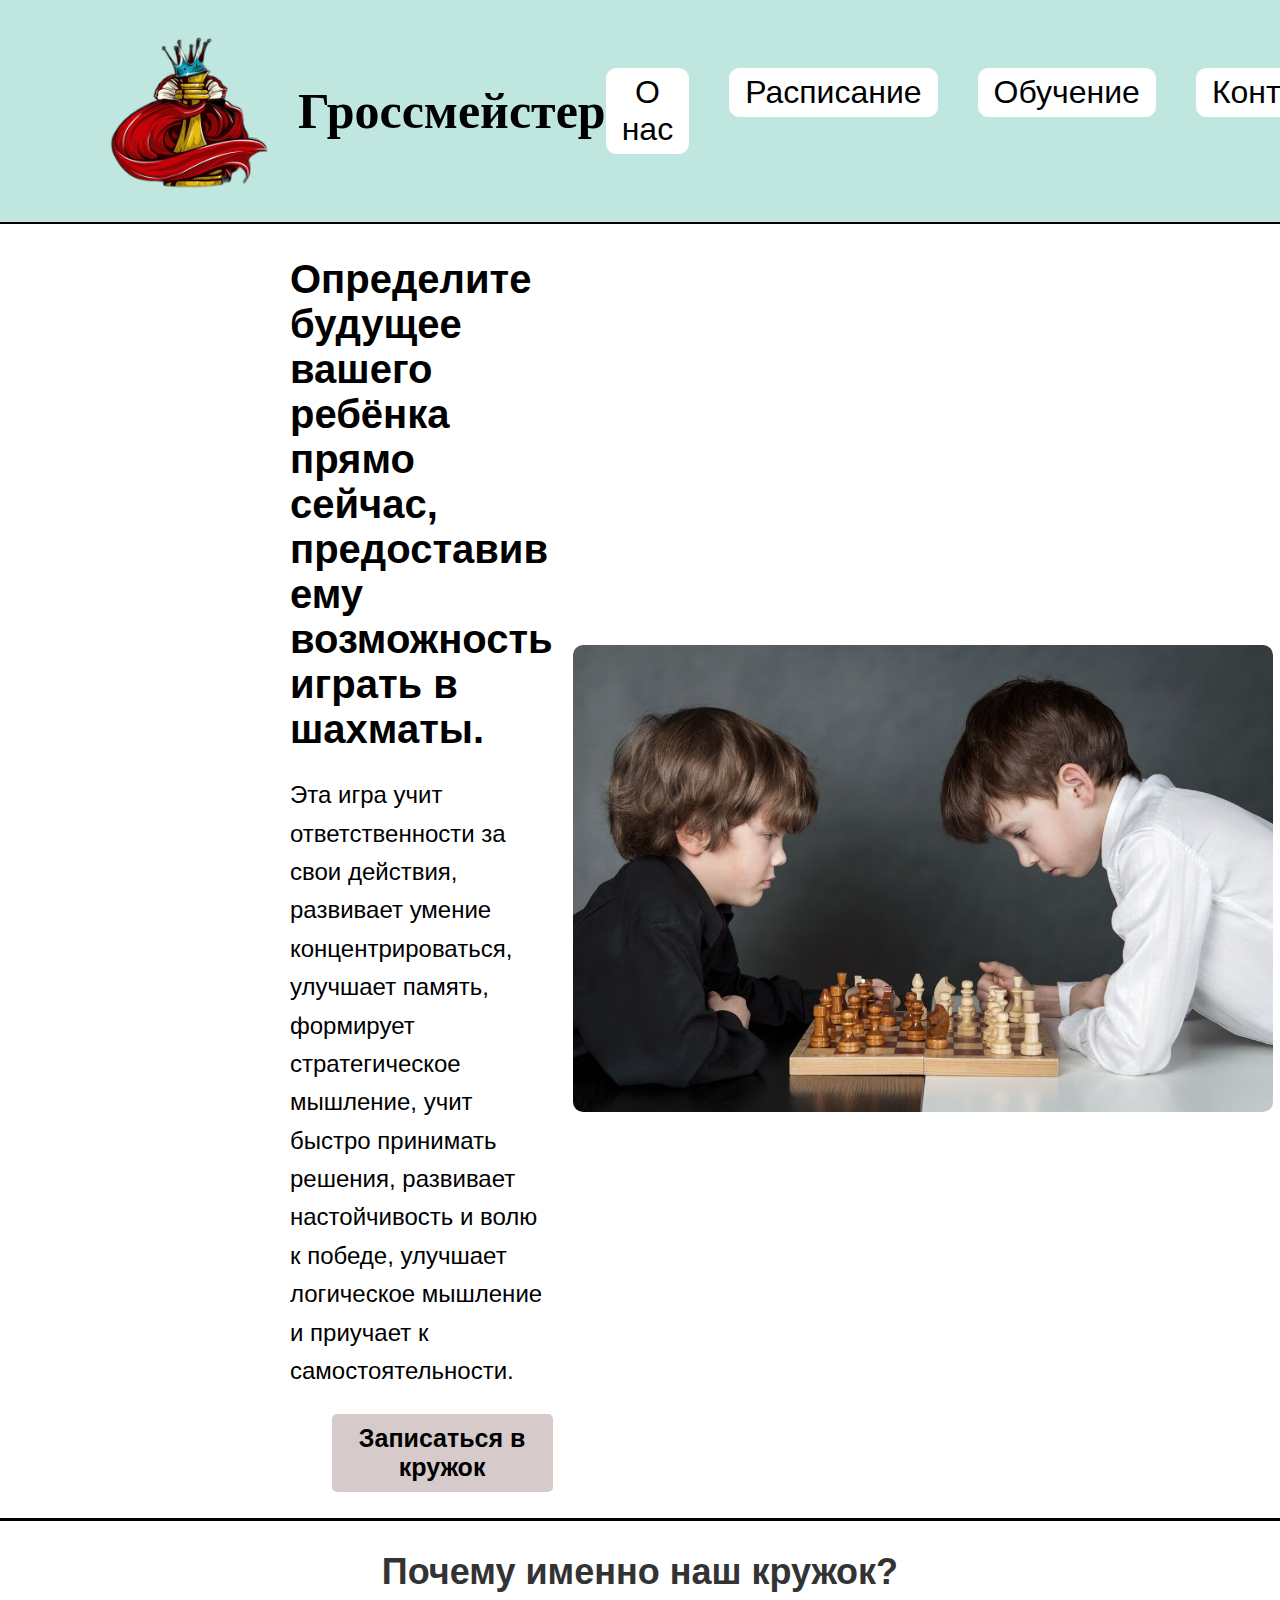
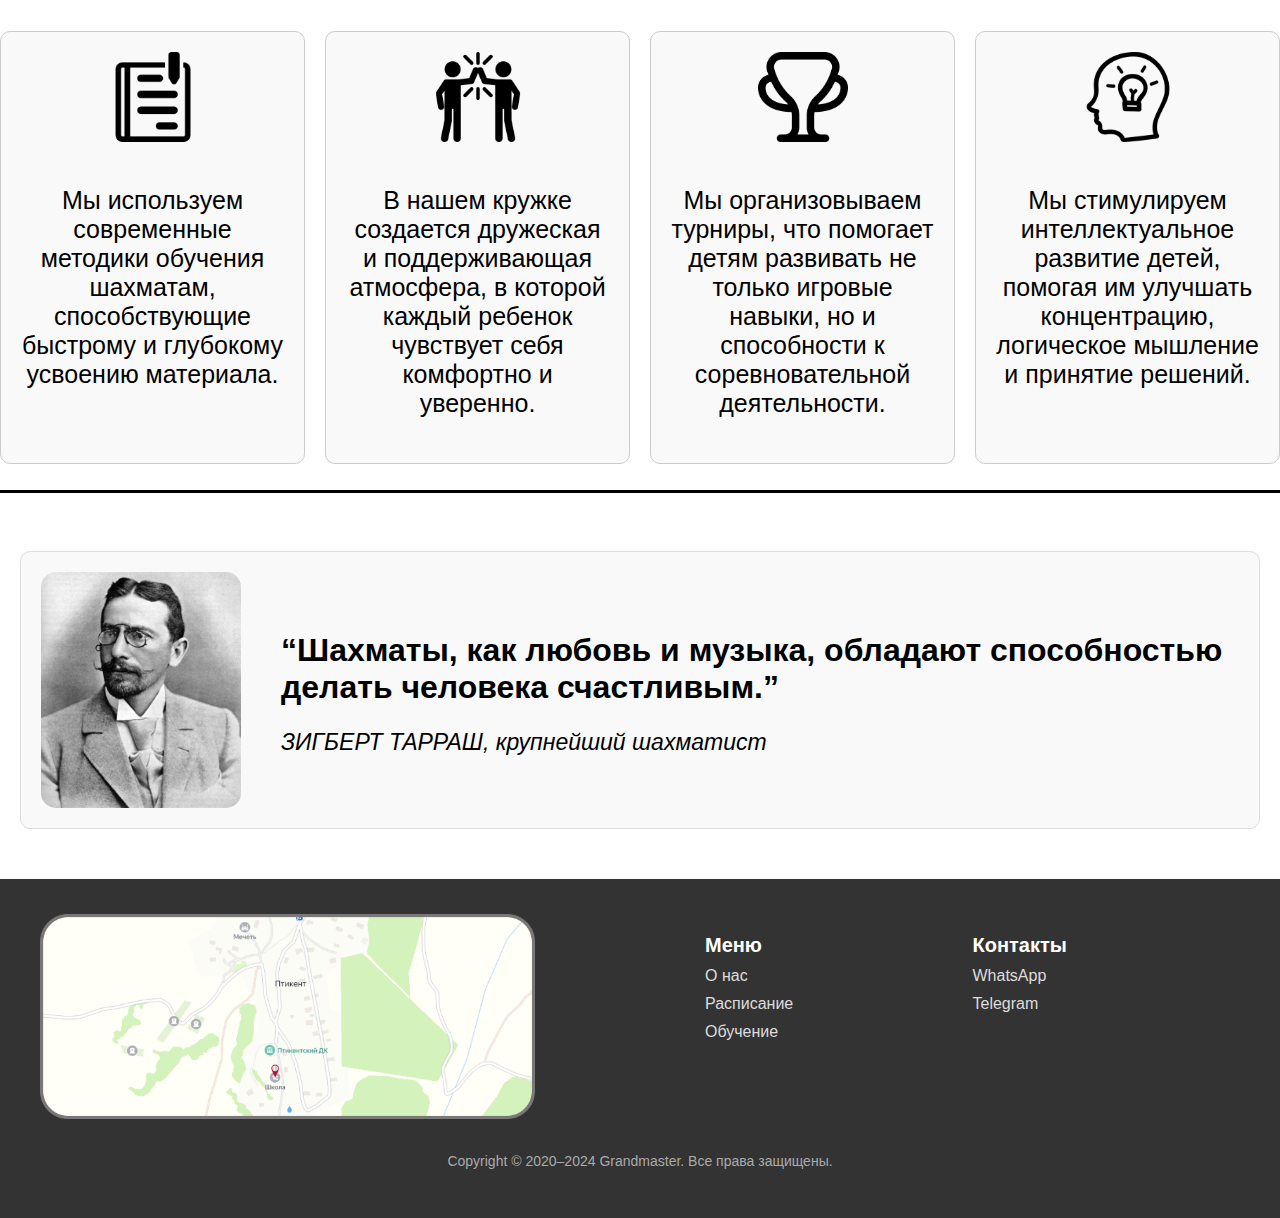
<file: index.html>
<!DOCTYPE html>
<html lang="ru">
<head>
    <meta charset="UTF-8">
    <meta name="viewport" content="width=device-width, initial-scale=1.0">
    <title>Главная</title>
    <link rel="stylesheet" href="style.css">
</head>
<body>
    <header class="header">
        <div class="logo">
            <a href="index.html"><img src="images/Лого.png" alt="Логотип" class="logo-img"></a> 
            <h1 class="title"><a href="index.html">Гроссмейстер</a></h1>
        </div>
        <nav class="nav">
            <a href="about.html"><button class="nav-button">О нас</button></a> 
            <a href="ras.html"><button class="nav-button">Расписание</button></a>
            <a href="education.html"><button class="nav-button">Обучение</button></a>
            <a href="contacts.html"><button class="nav-button">Контакты</button></a>
        </nav>
    </header>
    <section class="content">
        <div class="text-block">
            <h2 class="headline">
                Определите будущее вашего ребёнка прямо сейчас, предоставив ему возможность играть в шахматы.
            </h2>
            <p class="description">
                Эта игра учит ответственности за свои действия, развивает умение концентрироваться, улучшает память, формирует стратегическое мышление, учит быстро принимать решения, развивает настойчивость и волю к победе, улучшает логическое мышление и приучает к самостоятельности.
            </p>
            <a href="https://www.whatsapp.com/?lang=ru_RU"><button class="button">Записаться в кружок</button></a>
        </div>
        <div class="image-block">
            <img src="images/Мальчишки.jpg" alt="Мальчишки играют в шахматы" class="chess-image">
        </div>
    </section><br>
    <hr width="100%" size="3" color="black">
    <section class="features">
        <h2 class="features-title">Почему именно наш кружок?</h2><br>
        <div class="features-grid">
            <div class="feature-item">
                <img src="images/Книжка.png" alt="Иконка методики" class="feature-icon">
                <p>Мы используем современные методики обучения шахматам, способствующие быстрому и глубокому усвоению материала.</p>
            </div>
            <div class="feature-item">
                <img src="images/Други.png" alt="Иконка атмосферы" class="feature-icon">
                <p>В нашем кружке создается дружеская и поддерживающая атмосфера, в которой каждый ребенок чувствует себя комфортно и уверенно.</p>
            </div>
            <div class="feature-item">
                <img src="images/Турниры.png" alt="Иконка кубка" class="feature-icon">
                <p>Мы организовываем турниры, что помогает детям развивать не только игровые навыки, но и способности к соревновательной деятельности.</p>
            </div>
            <div class="feature-item">
                <img src="images/Ум.png" alt="Иконка идей" class="feature-icon">
                <p>Мы стимулируем интеллектуальное развитие детей, помогая им улучшать концентрацию, логическое мышление и принятие решений.</p>
            </div>
        </div>
    </section><br>
    <hr width="100%" size="3" color="black">
    <section class="quote-section">
        <div class="quote-container">
            <img src="images/тараш.jpg" alt="Зигберт Тарраш" class="quote-image">
            <div class="quote-text">
                <p class="quote">
                    “Шахматы, как любовь и музыка, обладают способностью делать человека счастливым.”
                </p>
                <p class="author">
                    ЗИГБЕРТ ТАРРАШ, крупнейший шахматист
                </p>
            </div>
        </div>
    </section>
</body>
<footer class="footer">
    <div class="footer-container">
        <div class="footer-map">
            <img src="images/карта.png" alt="Карта" class="map-image">
        </div>
        <div class="footer-menu">
            <h3 class="footer-title">Меню</h3>
            <ul class="menu-list">
                <a href="about.html"><li>О нас</li></a> 
                <a href="ras.html"><li>Расписание</li></a> 
                <a href="education.html"><li>Обучение</li></a> 
            </ul>
        </div>
        <div class="footer-contacts">
            <h3 class="footer-title">Контакты</h3>
            <ul class="contacts-list">
                <li><a href="https://www.whatsapp.com/?lang=ru_RU">WhatsApp</a></li>
                <li><a href="https://t.me/fedyabooker">Telegram</a></li>
            </ul>
        </div>
    </div>
    <p class="footer-copyright">
        Copyright © 2020–2024 Grandmaster. Все права защищены.
    </p>
</footer>
<script src="script.js"></script>
</html>
</file>
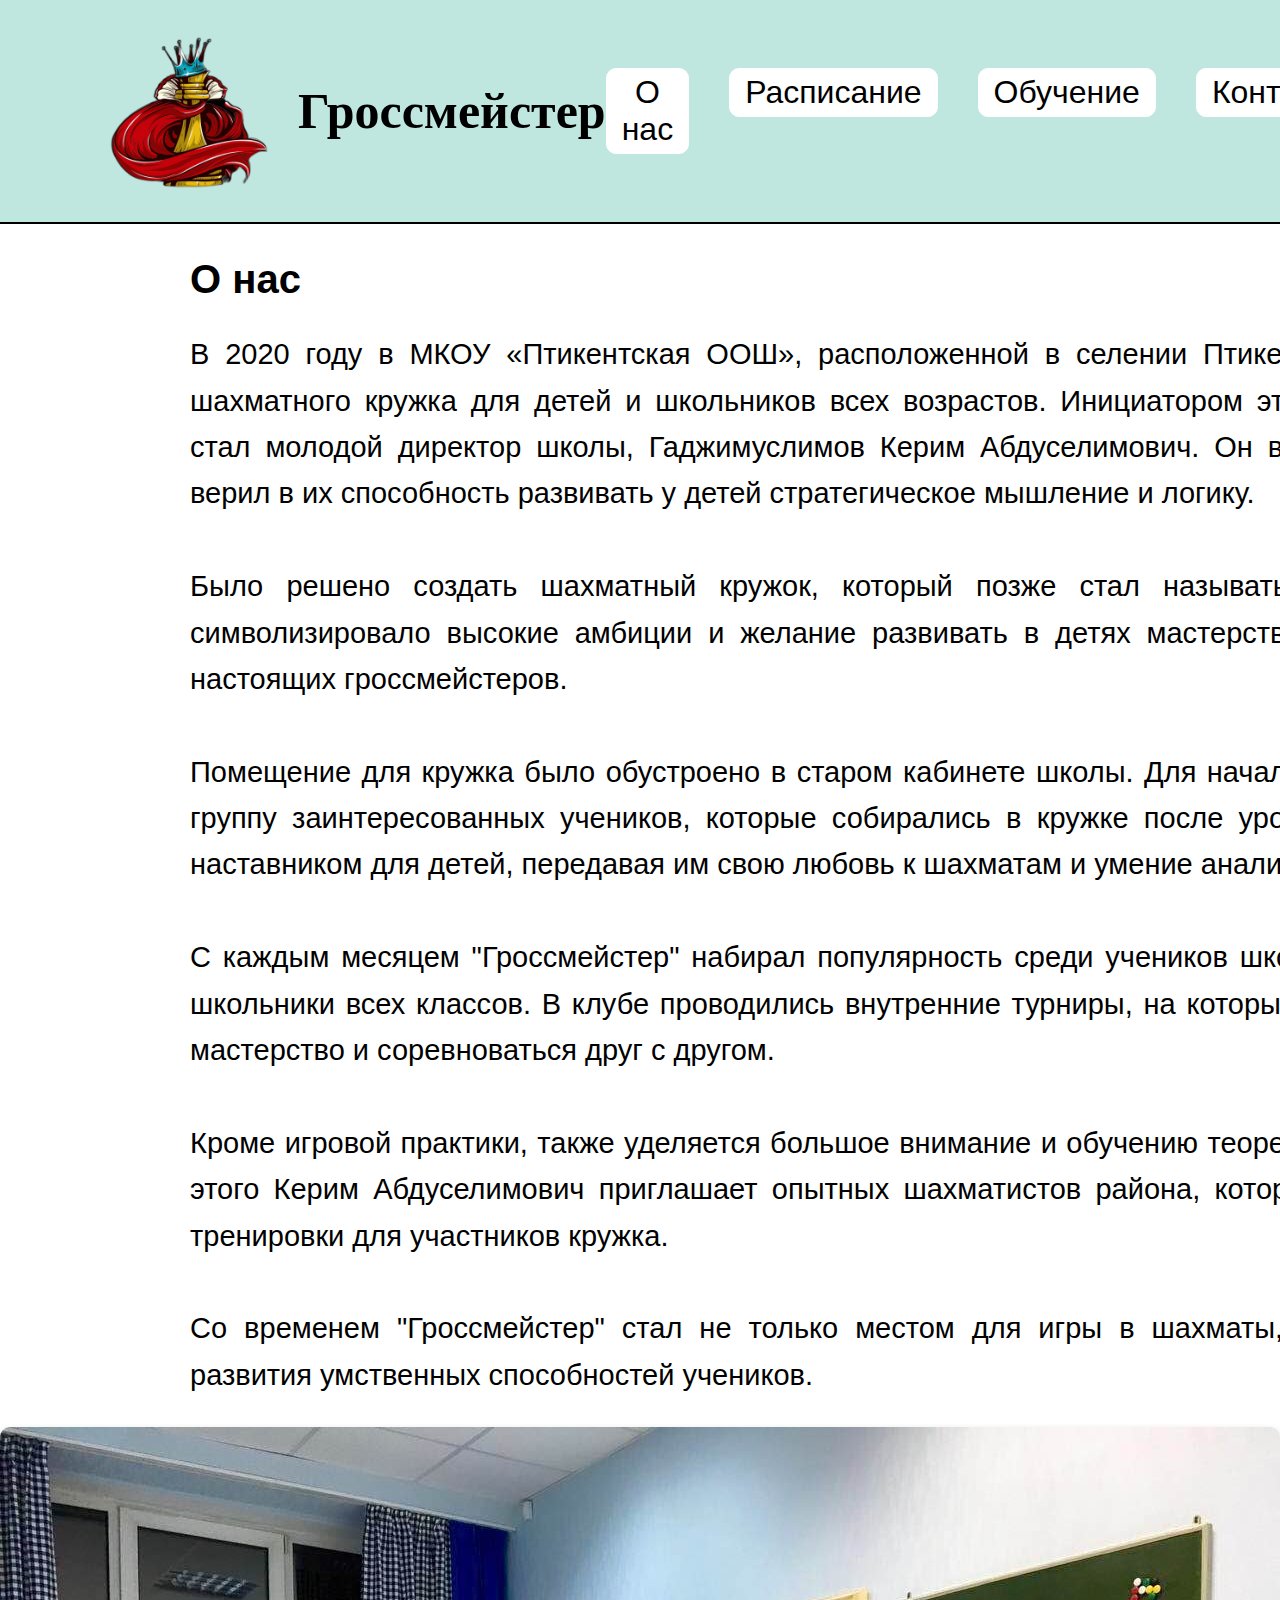
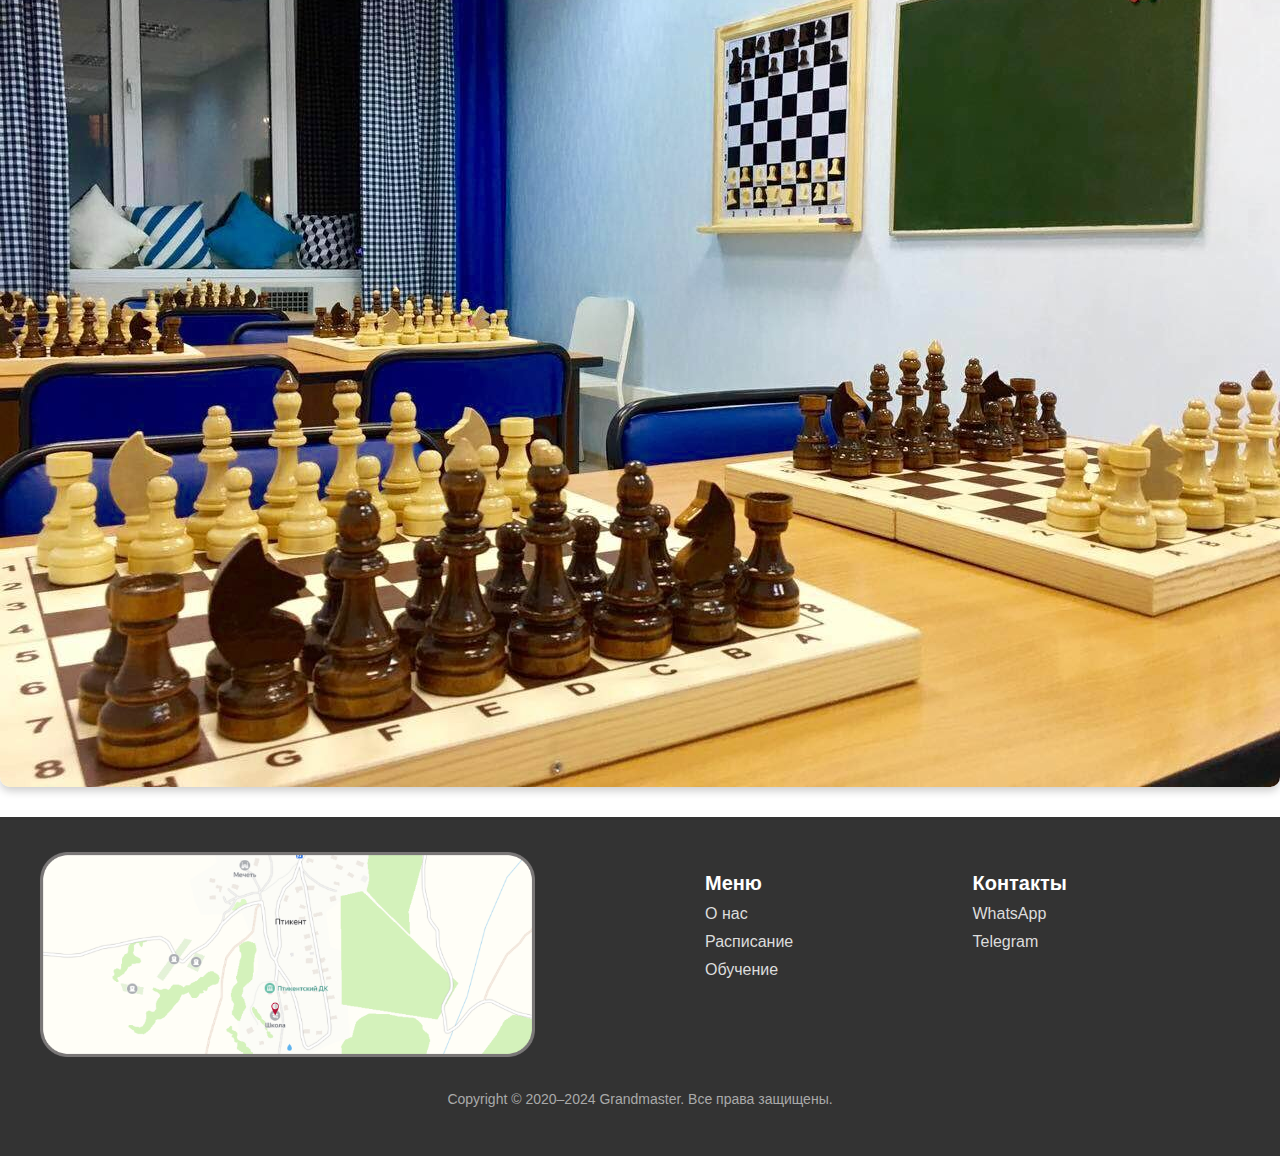
<file: about.html>
<!DOCTYPE html>
<html lang="ru">
<head>
    <meta charset="UTF-8">
    <meta name="viewport" content="width=device-width, initial-scale=1.0">
    <title>О нас</title>
    <link rel="stylesheet" href="styles/about.css">
</head>
<body>
    <header class="header">
        <div class="logo">
            <a href="index.html"><img src="images/Лого.png" alt="Логотип" class="logo-img"></a> 
            <h1 class="title"><a href="index.html">Гроссмейстер</a></h1>
        </div>
        <nav class="nav">
            <a href="about.html"><button class="nav-button">О нас</button></a> 
            <a href="ras.html"><button class="nav-button">Расписание</button></a>
            <a href="education.html"><button class="nav-button">Обучение</button></a>
            <a href="contacts.html"><button class="nav-button">Контакты</button></a>
        </nav>
    </header>
    <main>
        <section class="about-us">
            <h2 class="headline">О нас</h2>
            <p class="description">
                В 2020 году в МКОУ «Птикентская ООШ», расположенной в селении Птикент, зародилась идея создания шахматного кружка для детей и школьников всех возрастов. Инициатором этой замечательной инициативы стал молодой директор школы, Гаджимуслимов Керим Абдуселимович. Он всегда увлекался шахматами и верил в их способность развивать у детей стратегическое мышление и логику.
                <br><br>Было решено создать шахматный кружок, который позже стал называться "Гроссмейстер". Название символизировало высокие амбиции и желание развивать в детях мастерство игры в шахматы до уровня настоящих гроссмейстеров.

                <br><br>Помещение для кружка было обустроено в старом кабинете школы. Для начала директор собрал небольшую группу заинтересованных учеников, которые собирались в кружке после уроков. Он сам стал тренером и наставником для детей, передавая им свою любовь к шахматам и умение анализировать игровые ситуации.

                <br><br> С каждым месяцем "Гроссмейстер" набирал популярность среди учеников школы. В шахматы начали играть школьники всех классов. В клубе проводились внутренние турниры, на которых ученики могли проявить свое мастерство и соревноваться друг с другом.

                <br><br>Кроме игровой практики, также уделяется большое внимание и обучению теоретическим основам шахмат. Для этого Керим Абдуселимович приглашает опытных шахматистов района, которые проводят мастер-классы и тренировки для участников кружка.

                <br><br> Со временем "Гроссмейстер" стал не только местом для игры в шахматы, но и своеобразным центром развития умственных способностей учеников.
            </p>
        </section>
        
        <img src="images/Шкила.jpg" alt="класс" class="chess-room">
        
    </main>
</body>
<footer class="footer">
    <div class="footer-container">
        <div class="footer-map">
            <img src="images/карта.png" alt="Карта" class="map-image">
        </div>
        <div class="footer-menu">
            <h3 class="footer-title">Меню</h3>
            <ul class="menu-list">
                <a href="about.html"><li>О нас</li></a> 
                <a href="ras.html"><li>Расписание</li></a> 
                <a href="education.html"><li>Обучение</li></a> 
            </ul>
        </div>
        <div class="footer-contacts">
            <h3 class="footer-title">Контакты</h3>
            <ul class="contacts-list">
                <li><a href="https://www.whatsapp.com/?lang=ru_RU">WhatsApp</a></li>
                <li><a href="https://t.me/fedyabooker">Telegram</a></li>
            </ul>
        </div>
    </div>
    <p class="footer-copyright">
        Copyright © 2020–2024 Grandmaster. Все права защищены.
    </p>
</footer>
<script src="script.js"></script>
</html>
</file>
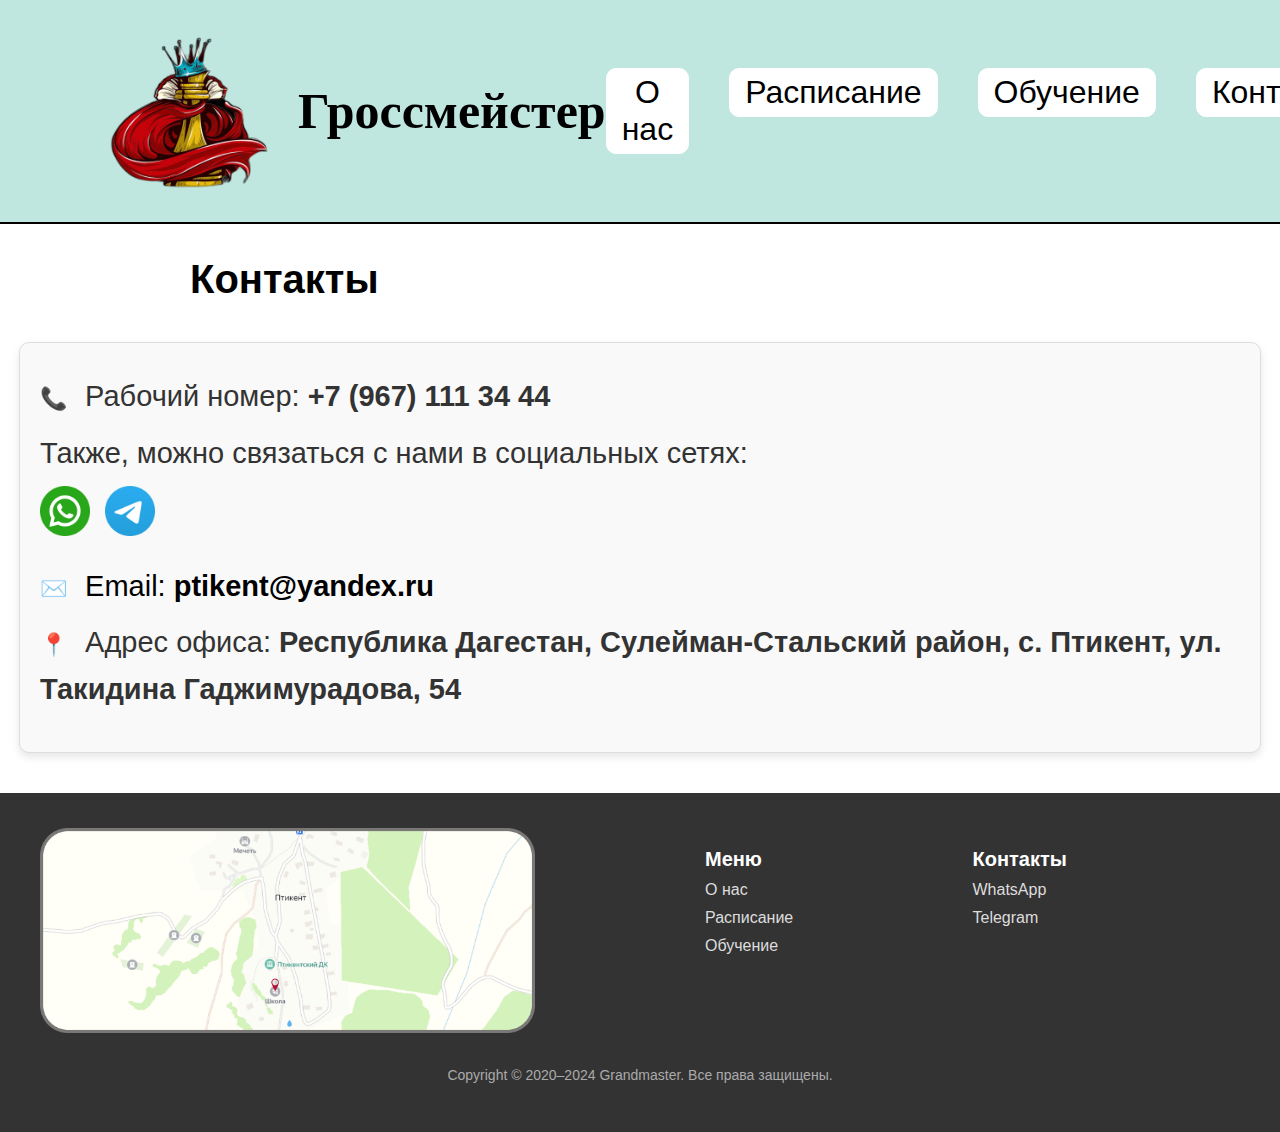
<file: contacts.html>
<!DOCTYPE html>
<html lang="ru">
<head>
    <meta charset="UTF-8">
    <meta name="viewport" content="width=device-width, initial-scale=1.0">
    <title>Контакты</title>
    <link rel="stylesheet" href="styles/contacts.css">
</head>
<body>
    <header class="header">
        <div class="logo">
            <a href="index.html"><img src="images/Лого.png" alt="Логотип" class="logo-img"></a> 
            <h1 class="title"><a href="index.html">Гроссмейстер</a></h1>
        </div>
        <nav class="nav">
            <a href="about.html"><button class="nav-button">О нас</button></a> 
            <a href="ras.html"><button class="nav-button">Расписание</button></a>
            <a href="education.html"><button class="nav-button">Обучение</button></a>
            <a href="contacts.html"><button class="nav-button">Контакты</button></a>
        </nav>
    </header>
    <main>
        <section class="about-us">
            <h2 class="headline">Контакты</h2>
         </section>
        <section class="contacts">
            <div class="contact-item">
                <p>
                    <span class="icon">📞</span>
                    Рабочий номер:
                    <strong>+7 (967) 111 34 44</strong>
                </p>
                <p>Также, можно связаться с нами в социальных сетях:</p>
                <div class="social-icons">
                    <a href="https://www.whatsapp.com/?lang=ru_RU" target="_blank" title="Ватсап">
                        <img src="images/whats.png" alt="WhatsApp">
                    </a>
                    <a href="https://t.me/fedyabooker" target="_blank" title="Telegram">
                        <img src="images/telega.png" alt="Telegram">
                </div>
            </div>
            <div class="contact-item">
                <p>
                    <span class="icon">✉️</span>
                    Email:
                    <a href="mailto:ptikent@yandex.ru"><strong>ptikent@yandex.ru</strong></a>
                </p>
                <p>
                    <span class="icon">📍</span>
                    Адрес офиса:
                    <strong>Республика Дагестан, Сулейман-Стальский район, с. Птикент, ул. Такидина Гаджимурадова, 54</strong>
                </p>
            </div>
        </section>
    </main>
</body>
<footer class="footer">
    <div class="footer-container">
        <div class="footer-map">
            <img src="images/карта.png" alt="Карта" class="map-image">
        </div>
        <div class="footer-menu">
            <h3 class="footer-title">Меню</h3>
            <ul class="menu-list">
                <a href="about.html"><li>О нас</li></a> 
                <a href="ras.html"><li>Расписание</li></a> 
                <a href="education.html"><li>Обучение</li></a> 
            </ul>
        </div>
        <div class="footer-contacts">
            <h3 class="footer-title">Контакты</h3>
            <ul class="contacts-list">
                <li><a href="https://www.whatsapp.com/?lang=ru_RU">WhatsApp</a></li>
                <li><a href="https://t.me/fedyabooker">Telegram</a></li>
            </ul>
        </div>
    </div>
    <p class="footer-copyright">
        Copyright © 2020–2024 Grandmaster. Все права защищены.
    </p>
</footer>
<script src="script.js"></script>
</html>
</file>
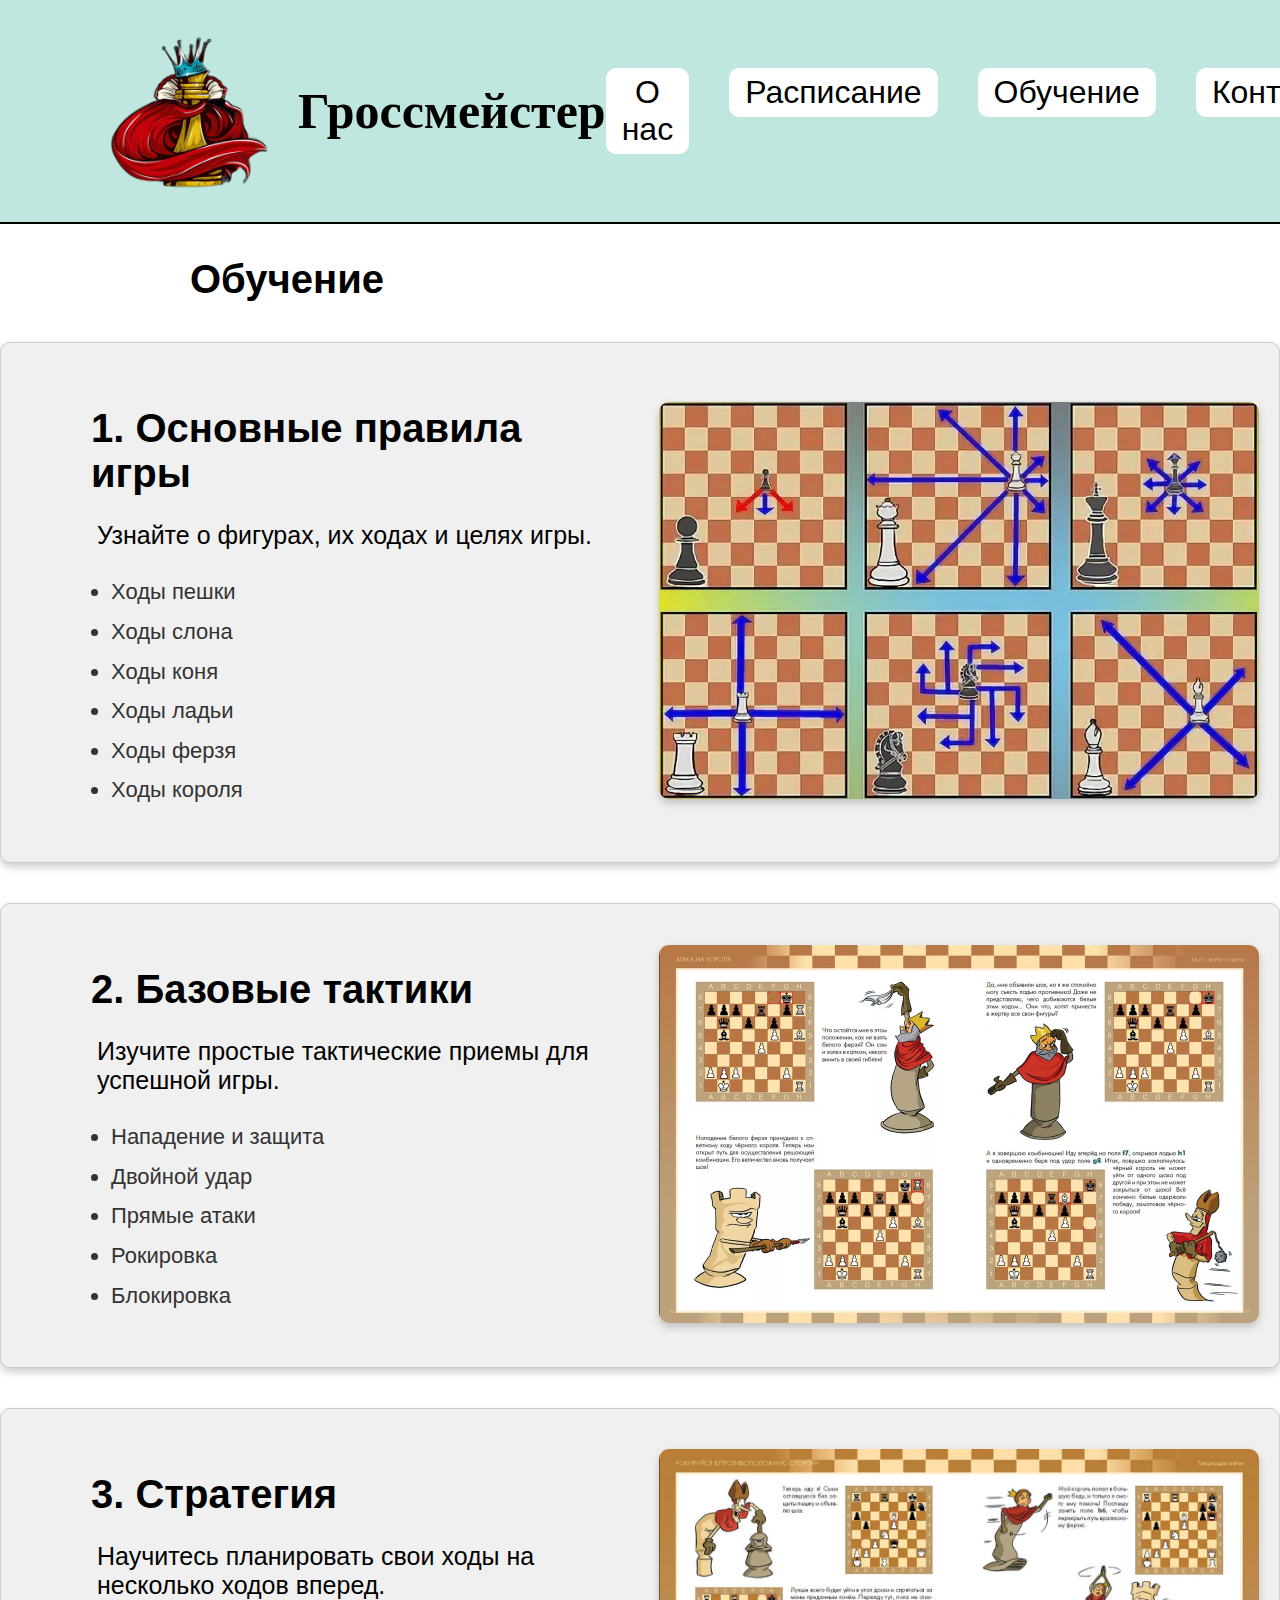
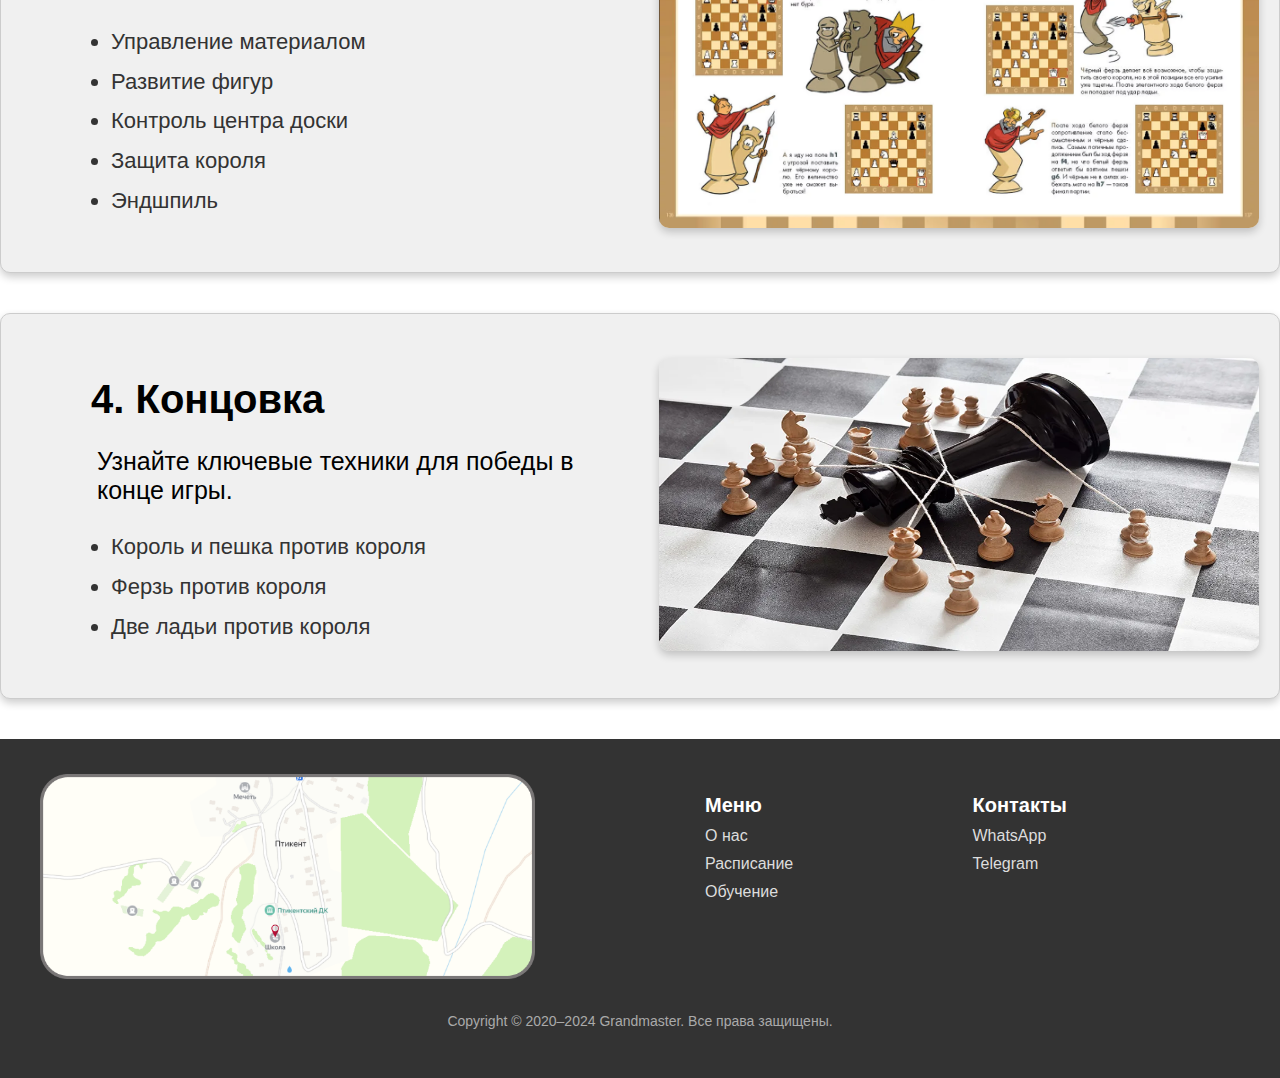
<file: education.html>
<!DOCTYPE html>
<html lang="ru">
<head>
    <meta charset="UTF-8">
    <meta name="viewport" content="width=device-width, initial-scale=1.0">
    <title>Обучение</title>
    <link rel="stylesheet" href="styles/education.css">
</head>
<body>
    <header class="header">
        <div class="logo">
            <a href="index.html"><img src="images/Лого.png" alt="Логотип" class="logo-img"></a> 
            <h1 class="title"><a href="index.html">Гроссмейстер</a></h1>
        </div>
        <nav class="nav">
            <a href="about.html"><button class="nav-button">О нас</button></a> 
            <a href="ras.html"><button class="nav-button">Расписание</button></a>
            <a href="education.html"><button class="nav-button">Обучение</button></a>
            <a href="contacts.html"><button class="nav-button">Контакты</button></a>
        </nav>
    </header>
    <main>
        <section class="about-us">
            <h2 class="headline">Обучение</h2>
         </section>
        <section class="container">
            <div class="text">
                <h2 class="headline_1">1. Основные правила игры</h2>
                <p class="description_1">
                    Узнайте о фигурах, их ходах и целях игры.
                </p>
                <ul class="list">
                    <li><a href="https://chessday.ru/blog/38-kak-hodit-peshka-v-shahmatah-i-mozhet-li-est-nazad" target="_blank">Ходы пешки</a></li>
                    <li><a href="https://tacticum.online/articles/kak-khodit-slon-v-shakhmatakh" target="_blank">Ходы слона</a></li>
                    <li><a href="https://tacticum.online/articles/kak-khodit-i-rubit-kon-v-shakhmatakh" target="_blank">Ходы коня</a></li>
                    <li><a href="https://tacticum.online/articles/kak-khodit-ladya" target="_blank">Ходы ладьи</a></li>
                    <li><a href="https://chessmatenok.ru/kak-hodit-ferz-v-shahmatah/" target="_blank">Ходы ферзя</a></li>
                    <li><a href="https://tacticum.online/articles/kak-khodit-korol-v-shakhmatakh" target="_blank">Ходы короля</a></li>
                </ul>
            </div>
            <div class="rules-image">
                <img src="images/ход.png" alt="Основные ходы" class="rules-img">
            </div>
        </section>
        <section class="container">
            <div class="text">
                <h2 class="headline_1">2. Базовые тактики</h2>
                <p class="description_1">
                    Изучите простые тактические приемы для успешной игры.
                </p>
                <ul class="list">
                    <li><a href="https://dzen.ru/a/Y7nU5LPX2Dsn5j9-" target="_blank">Нападение и защита</a></li>
                    <li><a href="https://skysmart.ru/articles/chess/dvojnoj-udar" target="_blank">Двойной удар</a></li>
                    <li><a href="https://ru.wikipedia.org/wiki/" target="_blank">Прямые атаки</a></li>
                    <li><a href="https://skysmart.ru/articles/chess/rokirovka-v-shahmatah" target="_blank">Рокировка</a></li>
                    <li><a href="https://dzen.ru/a/XG2ig_i8pwCvydGv" target="_blank">Блокировка</a></li>
                </ul>
            </div>
            <div class="rules-image">
                <img src="images/Тактики.png" alt="Тактика" class="rules-img">
            </div>
        </section>
        <section class="container">
            <div class="text">
                <h2 class="headline_1">3. Стратегия</h2>
                <p class="description_1">
                    Научитесь планировать свои ходы на несколько ходов вперед.
                </p>
                <ul class="list">
                    <li><a href="https://videouroki.net/video/12-matierial-noie-prieimushchiestvo.html" target="_blank">Управление материалом</a></li>
                    <li><a href="https://chesslabyrinth.ru/stati/28-sovety-printsipy-razvitiya-figur/" target="_blank">Развитие фигур</a></li>
                    <li><a href="https://chesswood.ru/lessons/center.html" target="_blank">Контроль центра доски</a></li>
                    <li><a href="https://dzen.ru/a/YoH9OfjIpmMi106-" target="_blank">Защита короля</a></li>
                    <li><a href="https://skysmart.ru/articles/chess/endshpil" target="_blank">Эндшпиль</a></li>
                </ul>
            </div>
            <div class="rules-image">
                <img src="images/стратегия.png" alt="Стратегии" class="rules-img">
            </div>
        </section>
        <section class="container">
            <div class="text">
                <h2 class="headline_1">4. Концовка</h2>
                <p class="description_1">
                    Узнайте ключевые техники для победы в конце игры.
                </p>
                <ul class="list">
                    <li><a href="https://ru.wikipedia.org/wiki/Король_и_пешка_против_короля" target="_blank">Король и пешка против короля</a></li>
                    <li><a href="https://dzen.ru/a/YdLu7YihCXPHmb7B" target="_blank">Ферзь против короля</a></li>
                    <li><a href="https://infourok.ru/tehnika-matovaniya-odinokogo-korolya-dve-ladi-protiv-korolya-1588990.html" target="_blank">Две ладьи против короля</a></li>
                </ul>
            </div>
            <div class="rules-image">
                <img src="images/концовка.png" alt="Конец" class="rules-img">
            </div>
        </section>
    </main>
    
    <footer class="footer">
        <div class="footer-container">
            <div class="footer-map">
                <img src="images/карта.png" alt="Карта" class="map-image">
            </div>
            <div class="footer-menu">
                <h3 class="footer-title">Меню</h3>
                <ul class="menu-list">
                <a href="about.html"><li>О нас</li></a> 
                <a href="ras.html"><li>Расписание</li></a> 
                <a href="education.html"><li>Обучение</li></a> 
                </ul>
            </div>
            <div class="footer-contacts">
                <h3 class="footer-title">Контакты</h3>
                <ul class="contacts-list">
                <li><a href="https://www.whatsapp.com/?lang=ru_RU">WhatsApp</a></li>
                <li><a href="https://t.me/fedyabooker">Telegram</a></li>
                </ul>
            </div>
        </div>
        <p class="footer-copyright">
            Copyright © 2020–2024 Grandmaster. Все права защищены.
        </p>
    </footer>
    <script src="script/education.js"></script>
    </html>
</file>
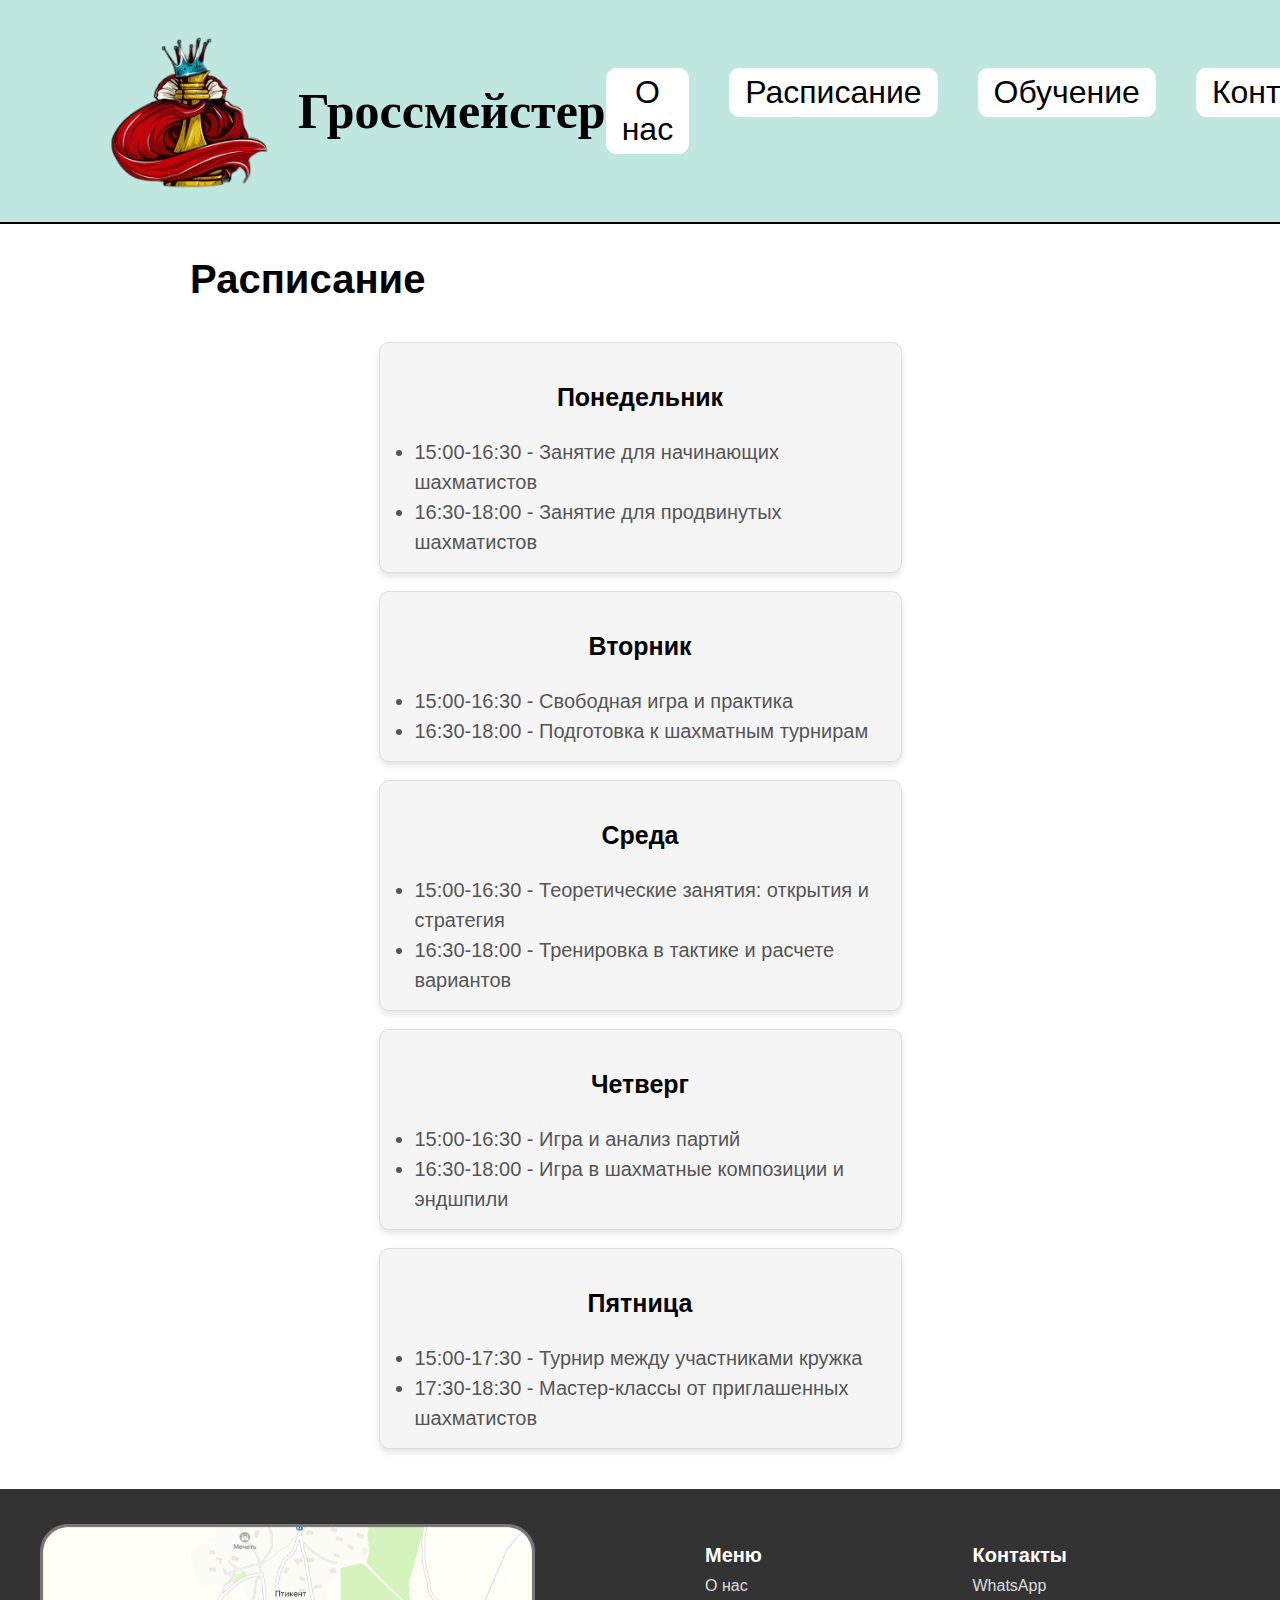
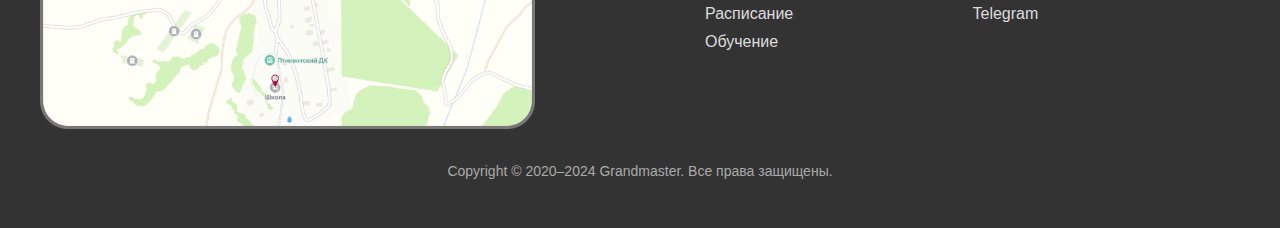
<file: ras.html>
<!DOCTYPE html>
<html lang="ru">
<head>
    <meta charset="UTF-8">
    <meta name="viewport" content="width=device-width, initial-scale=1.0">
    <title>Расписание</title>
    <link rel="stylesheet" href="styles/ras.css">
</head>
<body>
    <header class="header">
        <div class="logo">
            <a href="index.html"><img src="images/Лого.png" alt="Логотип" class="logo-img"></a> 
            <h1 class="title"><a href="index.html">Гроссмейстер</a></h1>
        </div>
        <nav class="nav">
            <a href="about.html"><button class="nav-button">О нас</button></a> 
            <a href="ras.html"><button class="nav-button">Расписание</button></a>
            <a href="education.html"><button class="nav-button">Обучение</button></a>
            <a href="contacts.html"><button class="nav-button">Контакты</button></a>
        </nav>
    </header>
    <main>
        <section class="about-us">
            <h2 class="headline">Расписание</h2>
         </section>
         <div class="raspis">
            <div class="day-card">
                <h3>Понедельник</h3>
                <ul>
                    <li>15:00-16:30 - Занятие для начинающих шахматистов</li>
                    <li>16:30-18:00 - Занятие для продвинутых шахматистов</li>
                </ul>
            </div>
            <br>
            <div class="day-card">
                <h3>Вторник</h3>
                <ul>
                    <li>15:00-16:30 - Свободная игра и практика</li>
                    <li>16:30-18:00 - Подготовка к шахматным турнирам</li>
                </ul>
            </div>
            <br>
            <div class="day-card">
                <h3>Среда</h3>
                <ul>
                    <li>15:00-16:30 - Теоретические занятия: открытия и стратегия</li>
                    <li>16:30-18:00 - Тренировка в тактике и расчете вариантов</li>
                </ul>
            </div>
            <br>
            <div class="day-card">
                <h3>Четверг</h3>
                <ul>
                    <li>15:00-16:30 - Игра и анализ партий</li>
                    <li>16:30-18:00 - Игра в шахматные композиции и эндшпили</li>
                </ul>
            </div><br>
            <div class="day-card">
                <h3>Пятница</h3>
                <ul>
                    <li>15:00-17:30 - Турнир между участниками кружка</li>
                    <li>17:30-18:30 - Мастер-классы от приглашенных шахматистов</li>
                </ul>
            </div>
        </div>
    </main>
</body>
<footer class="footer">
    <div class="footer-container">
        <div class="footer-map">
            <img src="images/карта.png" alt="Карта" class="map-image">
        </div>
        <div class="footer-menu">
            <h3 class="footer-title">Меню</h3>
            <ul class="menu-list">
                <a href="about.html"><li>О нас</li></a> 
                <a href="ras.html"><li>Расписание</li></a> 
                <a href="education.html"><li>Обучение</li></a> 
            </ul>
        </div>
        <div class="footer-contacts">
            <h3 class="footer-title">Контакты</h3>
            <ul class="contacts-list">
                <li><a href="https://www.whatsapp.com/?lang=ru_RU">WhatsApp</a></li>
                <li><a href="https://t.me/fedyabooker">Telegram</a></li>
            </ul>
        </div>
    </div>
    <p class="footer-copyright">
        Copyright © 2020–2024 Grandmaster. Все права защищены.
    </p>
</footer>
<script src="script.js"></script>
</html>
</file>
<file: style.css>
@font-face {
    font-family: 'KyivType Titling';
    src: url('KyivTypeTitling-VarGX.ttf') format('ttf');
}

body {
    margin: 0;
    font-family: Arial, sans-serif;
    background-color: #ffffff;
}

.header {
    display: flex;
    justify-content: space-between;
    align-items: center;
    padding: 10px 20px;
    background-color: #bfe7e0;
    border-bottom: 2px solid #000;
}

.logo {
    display: flex;
    align-items: center;
    margin: 0;
}

.logo-img {
    width: 198px;
    height: auto;
    margin-left: 70px ;
}

.title {
    font-family: 'KyivType Titling', serif;
    font-size: 50px;
    color: #000;
    margin-left: 10px ; 
    padding: 0;
}

.nav {
    display: flex;
    gap: 40px;
    margin-right: 100px;
}

.nav-button {
    padding: 5px 15px;
    font-size: 32px;
    background-color: #ffffff;
    border: 1px solid #ffffff;
    border-radius: 10px;
    cursor: pointer;
    transition: background-color 0.3s;
}

.nav-button:hover {
    background-color: #d4d4d4;
}
.content {
    display: flex;
    justify-content: space-between;
    align-items: center;
    max-width: 1900px;
    
}

.text-block {
    flex: 1;
    margin-right: 20px;
}

.headline {
    font-size: 40px;
    font-weight: bold;
    margin-bottom: 15px;
    margin-left: 290px
}

.description {
    font-size: 24px;
    line-height: 1.6;
    margin-left: 290px
}

.image-block {
    flex: 1;
    display: flex;
    justify-content: center;
}

.chess-image {
    margin-top: 40px;
    margin-right: 200px;
    width: 700px;
    height: auto;
    border-radius: 10px; 
}
.features {
    background-color: #fff;
    text-align: center;
}

.features-title {
    font-size: 36px;
    font-weight: bold;
    margin-bottom: 20px;
    color: #333;
}

.features-grid {
    display: grid;
    grid-template-columns: repeat(auto-fit, minmax(300px, 1fr));
    gap: 20px;
    justify-items: center;
}

.feature-item {
    background-color: #f9f9f9;
    padding: 20px;
    border: 1px solid #ccc;
    border-radius: 10px;
    max-width: 300px;
    text-align: center;
}

.feature-icon {
    width: 90px;
    height: auto;
    margin-bottom: 15px;
}

.feature-item p {
    font-size: 25px;
    color: #000000;
}
.quote-section {
    background-color: #fff;
    padding: 50px 20px;
    display: flex;
    justify-content: center;
    align-items: center;
}

.quote-container {
    display: flex;
    align-items: center;
    max-width: 1200px;
    border: 1px solid #ddd;
    border-radius: 10px;
    padding: 20px;
    background-color: #f9f9f9;
    gap: 20px;
}

.quote-image {
    width: 200px;
    height: auto;
    border-radius: 15px;
    object-fit: cover;
}

.quote-text {
    text-align: left;
}

.quote {
    font-size: 32px;
    font-weight: bold;
    color: #000000;
    margin-bottom: 10px;
    margin-left: 20px;
}

.author {
    font-size: 23px;
    font-style: italic;
    color: #000000;
    margin-left: 20px;
}
.footer {
    background-color: #333;
    color: #fff;
    padding: 35px;
    display: flex;
    justify-content: center;
    align-items: center;
    flex-direction: column;
}

.footer-container {
    display: flex;
    justify-content: space-between;
    align-items: flex-start; 
    max-width: 1200px;
    width: 100%;
}

.footer-map {
    flex: 2;
    margin-right: 20px;
}

.map-image {
    width: 600px;
    height: auto;
    border-radius: 15px;
}
.map-image {
    width: 100%;
    height: auto;
    border-radius: 15px;
    transition: transform 0.3s ease; 
    cursor: pointer;
}


.map-image.zoomed {
    transform: scale(1.5); 
    z-index: 10; 
}

.footer-menu, .footer-contacts {
    flex: 1;
    display: flex;
    flex-direction: column;
    align-items: flex-start;
    margin-right: 20px; 
}

.footer-menu {
    margin-left: 150px; 
}

.footer-title {
    font-size: 20px;
    margin-bottom: 10px;
    color: #fff;
    font-weight: bold;
}
.footer-copyright {
    font-size: 14px;
    color: #aaa;
    text-align: center;
    margin-top: 30px; 
}
.menu-list, .contacts-list {
    list-style: none;
    padding: 0; 
    margin: 0;
    color: #ddd;
    
}

.menu-list li, .contacts-list li {
    font-size: 16px;
    margin-bottom: 10px;
}

.menu-list li:hover, .contacts-list li:hover {
    color: #fff;
    cursor: pointer;
}
.button {
    display: inline-block;

    padding: 10px 20px;
    background-color: #d6caca; 
    color: #000;
    font-size: 25px;
    font-weight: bold;
    border: none;
    border-radius: 5px;
    cursor: pointer;
    margin-left: 60%;
    transition: background-color 0.3s ease, transform 0.2s ease;
}

.button:hover {
    background-color: #b8a8a8; 
    transform: scale(1.05);
}
.footer a {
    text-decoration: none; 
    color: inherit; 
}

.footer a:hover {
    color: inherit; 
    text-decoration: none; 
}
.header a {
    text-decoration: none; 
    color: inherit; 
}
</file>
<file: styles/about.css>
@font-face {
    font-family: 'KyivType Titling';
    src: url('KyivTypeTitling-VarGX.ttf') format('ttf');
}

body {
    margin: 0;
    font-family: Arial, sans-serif;
    background-color: #ffffff;
}

.header {
    display: flex;
    justify-content: space-between;
    align-items: center;
    padding: 10px 20px;
    background-color: #bfe7e0;
    border-bottom: 2px solid #000;
}

.logo {
    display: flex;
    align-items: center;
    margin: 0;
}

.logo-img {
    width: 198px;
    height: auto;
    margin-left: 70px ;
}

.title {
    font-family: 'KyivType Titling', serif;
    font-size: 50px;
    color: #000;
    margin-left: 10px ; 
    padding: 0;
}

.nav {
    display: flex;
    gap: 40px;
    margin-right: 100px;
}

.nav-button {
    padding: 5px 15px;
    font-size: 32px;
    background-color: #ffffff;
    border: 1px solid #ffffff;
    border-radius: 10px;
    cursor: pointer;
    transition: background-color 0.3s;
}

.nav-button:hover {
    background-color: #d4d4d4;
}
.content {
    display: flex;
    justify-content: space-between;
    align-items: center;
    max-width: 1900px;
    
}
.chess-room {
    display: block;
    margin: 20px auto;
    margin-bottom: 30px;
    max-width: 100%;
    height: auto;
    border-radius: 10px;
    box-shadow: 0 4px 8px rgba(0, 0, 0, 0.2);
}


.headline {
    font-size: 40px;
    font-weight: bold;
    margin-bottom: 15px;
    margin-left: 180px
}

.description {
    font-size: 29px;
    line-height: 1.6;
    font-weight:lighter;
    margin-left: 180px
}

.footer {
    background-color: #333;
    color: #fff;
    padding: 35px;
    display: flex;
    justify-content: center;
    align-items: center;
    flex-direction: column;
}

.footer-container {
    display: flex;
    justify-content: space-between;
    align-items: flex-start; 
    max-width: 1200px;
    width: 100%;
}

.footer-map {
    flex: 2;
    margin-right: 20px;
}

.map-image {
    width: 600px;
    height: auto;
    border-radius: 15px;
}
.map-image {
    width: 100%;
    height: auto;
    border-radius: 15px;
    transition: transform 0.3s ease; 
    cursor: pointer;
}


.map-image.zoomed {
    transform: scale(1.5); 
    z-index: 10; 
}

.footer-menu, .footer-contacts {
    flex: 1;
    display: flex;
    flex-direction: column;
    align-items: flex-start;
    margin-right: 20px; 
}

.footer-menu {
    margin-left: 150px; 
}

.footer-title {
    font-size: 20px;
    margin-bottom: 10px;
    color: #fff;
    font-weight: bold;
}
.footer-copyright {
    font-size: 14px;
    color: #aaa;
    text-align: center;
    margin-top: 30px; 
}
.menu-list, .contacts-list {
    list-style: none;
    padding: 0; 
    margin: 0;
    color: #ddd;
    
}

.menu-list li, .contacts-list li {
    font-size: 16px;
    margin-bottom: 10px;
}

.menu-list li:hover, .contacts-list li:hover {
    color: #fff;
    cursor: pointer;
}
.about-us{
    margin-left: 10px;
    width: 1700px;
    text-align: justify;
}
.footer a {
    text-decoration: none; 
    color: inherit; 
}

.footer a:hover {
    color: inherit; 
    text-decoration: none; 
}
.header a {
    text-decoration: none; 
    color: inherit; 
}
</file>
<file: styles/contacts.css>
@font-face {
    font-family: 'KyivType Titling';
    src: url('KyivTypeTitling-VarGX.ttf') format('ttf');
}

body {
    margin: 0;
    font-family: Arial, sans-serif;
    background-color: #ffffff;
}

.header {
    display: flex;
    justify-content: space-between;
    align-items: center;
    padding: 10px 20px;
    background-color: #bfe7e0;
    border-bottom: 2px solid #000;
}

.logo {
    display: flex;
    align-items: center;
    margin: 0;
}

.logo-img {
    width: 198px;
    height: auto;
    margin-left: 70px ;
}

.title {
    font-family: 'KyivType Titling', serif;
    font-size: 50px;
    color: #000;
    margin-left: 10px ; 
    padding: 0;
}

.nav {
    display: flex;
    gap: 40px;
    margin-right: 100px;
}

.nav-button {
    padding: 5px 15px;
    font-size: 32px;
    background-color: #ffffff;
    border: 1px solid #ffffff;
    border-radius: 10px;
    cursor: pointer;
    transition: background-color 0.3s;
}

.nav-button:hover {
    background-color: #d4d4d4;
}
.content {
    display: flex;
    justify-content: space-between;
    align-items: center;
    max-width: 1900px;
    
}
.chess-room {
    display: block;
    margin: 20px auto;
    margin-bottom: 30px;
    max-width: 100%;
    height: auto;
    border-radius: 10px;
    box-shadow: 0 4px 8px rgba(0, 0, 0, 0.2);
}


.headline {
    font-size: 40px;
    font-weight: bold;
    margin-bottom: 15px;
    margin-left: 180px
}

.description {
    font-size: 29px;
    line-height: 1.6;
    font-weight:lighter;
    margin-left: 180px
}

.footer {
    background-color: #333;
    color: #fff;
    padding: 35px;
    display: flex;
    justify-content: center;
    align-items: center;
    flex-direction: column;
}

.footer-container {
    display: flex;
    justify-content: space-between;
    align-items: flex-start; 
    max-width: 1200px;
    width: 100%;
}

.footer-map {
    flex: 2;
    margin-right: 20px;
}

.map-image {
    width: 600px;
    height: auto;
    border-radius: 15px;
}
.map-image {
    width: 100%;
    height: auto;
    border-radius: 15px;
    transition: transform 0.3s ease; 
    cursor: pointer;
}


.map-image.zoomed {
    transform: scale(1.5); 
    z-index: 10; 
}

.footer-menu, .footer-contacts {
    flex: 1;
    display: flex;
    flex-direction: column;
    align-items: flex-start;
    margin-right: 20px; 
}

.footer-menu {
    margin-left: 150px; 
}

.footer-title {
    font-size: 20px;
    margin-bottom: 10px;
    color: #fff;
    font-weight: bold;
}
.footer-copyright {
    font-size: 14px;
    color: #aaa;
    text-align: center;
    margin-top: 30px; 
}
.menu-list, .contacts-list {
    list-style: none;
    padding: 0; 
    margin: 0;
    color: #ddd;
    
}

.menu-list li, .contacts-list li {
    font-size: 16px;
    margin-bottom: 10px;
}

.menu-list li:hover, .contacts-list li:hover {
    color: #fff;
    cursor: pointer;
}
.about-us{
    margin-left: 10px;
    width: 1700px;
    text-align: justify;
}
.raspis {
    display: column;
    
    gap: 20px;
    margin: 20px auto;
    max-width: 523px;
    
    padding: 20px;
}

.day-card {
    background-color: #f5f5f5;
    border: 1px solid #ddd;
    border-radius: 10px;
    padding: 15px;
    box-shadow: 0 4px 6px rgba(0, 0, 0, 0.1);
    text-align: center;
}

.day-card h3 {
    font-size: 25px;

}

.day-card ul {
    
    text-align:left;
    padding: 0;
    margin: 0;
}

.day-card ul li {
    margin-left: 20px;
    font-size: 20px;
    line-height: 1.5;
    color: #555;
}

.day-card:hover {
    background-color: #eaeaea;
    transform: scale(1.02);
    transition: 0.3s;
}
.contacts {
    margin: 40px auto;
    padding: 20px;
    max-width: 1200px;
    background-color: #f9f9f9;
    border: 1px solid #ddd;
    border-radius: 10px;
    box-shadow: 0 4px 8px rgba(0, 0, 0, 0.1);
    font-family: Arial, sans-serif;
    font-size: 29px;
    color: #333;
}

.contact-item {
    margin-bottom: 20px;
}

.contact-item p {
    margin: 10px 0;
    line-height: 1.6;
}

.icon {
    font-size: 22px;
    margin-right: 10px;
    color: #d60000;
}

.social-icons {
    display: flex;
    gap: 15px;
    margin-top: 10px;
}

.social-icons img {
    width: 50px;
    height: 50px;
    transition: transform 0.3s ease;
    cursor: pointer;
}

.social-icons img:hover {
    transform: scale(1.2);
}

a {
    text-decoration: none;
    color: #000;
}

a:hover {
    color: #d60000;
}
.footer a {
    text-decoration: none; 
    color: inherit; 
}

.footer a:hover {
    color: inherit; 
    text-decoration: none; 
}
.header a {
    text-decoration: none; 
    color: inherit; 
}
</file>
<file: styles/education.css>
@font-face {
    font-family: 'KyivType Titling';
    src: url('KyivTypeTitling-VarGX.ttf') format('ttf');
}

body {
    margin: 0;
    font-family: Arial, sans-serif;
    background-color: #ffffff;
}

.header {
    display: flex;
    justify-content: space-between;
    align-items: center;
    padding: 10px 20px;
    background-color: #bfe7e0;
    border-bottom: 2px solid #000;
}

.logo {
    display: flex;
    align-items: center;
    margin: 0;
}

.logo-img {
    width: 198px;
    height: auto;
    margin-left: 70px ;
}

.title {
    font-family: 'KyivType Titling', serif;
    font-size: 50px;
    color: #000;
    margin-left: 10px ; 
    padding: 0;
}

.nav {
    display: flex;
    gap: 40px;
    margin-right: 100px;
}

.nav-button {
    padding: 5px 15px;
    font-size: 32px;
    background-color: #ffffff;
    border: 1px solid #ffffff;
    border-radius: 10px;
    cursor: pointer;
    transition: background-color 0.3s;
}

.nav-button:hover {
    background-color: #d4d4d4;
}
.content {
    display: flex;
    justify-content: space-between;
    align-items: center;
    max-width: 1900px;
    
}
.chess-room {
    display: block;
    margin: 20px auto;
    margin-bottom: 30px;
    max-width: 100%;
    height: auto;
    border-radius: 10px;
    box-shadow: 0 4px 8px rgba(0, 0, 0, 0.2);
}


.headline {
    font-size: 40px;
    font-weight: bold;
    margin-bottom: 15px;
    margin-left: 180px
}

.description {
    font-size: 29px;
    line-height: 1.6;
    font-weight:lighter;
    margin-left: 180px
}

.footer {
    background-color: #333;
    color: #fff;
    padding: 35px;
    display: flex;
    justify-content: center;
    align-items: center;
    flex-direction: column;
}

.footer-container {
    display: flex;
    justify-content: space-between;
    align-items: flex-start; 
    max-width: 1200px;
    width: 100%;
}

.footer-map {
    flex: 2;
    margin-right: 20px;
}

.map-image {
    width: 600px;
    height: auto;
    border-radius: 15px;
}
.map-image {
    width: 100%;
    height: auto;
    border-radius: 15px;
    transition: transform 0.3s ease; 
    cursor: pointer;
}


.map-image.zoomed {
    transform: scale(1.5); 
    z-index: 10; 
}

.footer-menu, .footer-contacts {
    flex: 1;
    display: flex;
    flex-direction: column;
    align-items: flex-start;
    margin-right: 20px; 
}

.footer-menu {
    margin-left: 150px; 
}

.footer-title {
    font-size: 20px;
    margin-bottom: 10px;
    color: #fff;
    font-weight: bold;
}
.footer-copyright {
    font-size: 14px;
    color: #aaa;
    text-align: center;
    margin-top: 30px; 
}
.menu-list, .contacts-list {
    list-style: none;
    padding: 0; 
    margin: 0;
    color: #ddd;
    
}

.menu-list li, .contacts-list li {
    font-size: 16px;
    margin-bottom: 10px;
}

.menu-list li:hover, .contacts-list li:hover {
    color: #fff;
    cursor: pointer;
}
.about-us{
    margin-left: 10px;
    width: 1700px;
    text-align: justify;
}
.raspis {
    display: column;
    
    gap: 20px;
    margin: 20px auto;
    max-width: 523px;
    
    padding: 20px;
}

.day-card {
    background-color: #f5f5f5;
    border: 1px solid #ddd;
    border-radius: 10px;
    padding: 15px;
    box-shadow: 0 4px 6px rgba(0, 0, 0, 0.1);
    text-align: center;
}

.day-card h3 {
    font-size: 25px;

}

.day-card ul {
    
    text-align:left;
    padding: 0;
    margin: 0;
}

.day-card ul li {
    margin-left: 20px;
    font-size: 20px;
    line-height: 1.5;
    color: #555;
}

.day-card:hover {
    background-color: #eaeaea;
    transform: scale(1.02);
    transition: 0.3s;
}
.container {
    display: flex;
    justify-content: space-between;
    align-items: center; 
    max-width: 1600px;
    margin: 40px auto;
    background-color: #f0f0f0; 
    border: 1px solid #ccc;
    border-radius: 10px;
    box-shadow: 0 4px 8px rgba(0, 0, 0, 0.2);
    padding: 20px;
    gap: 20px;
}

.text {
    flex: 1; 
    padding: 10px 20px;
    max-width: 50%;
}

.rules-image {
    flex: 1; 
    text-align: center;
}

.rules-img {
    max-width: 600px;
    height: auto;
    border-radius: 10px;
    box-shadow: 0 4px 8px rgba(0, 0, 0, 0.2);
}

.list {
    list-style-type: disc;
    font-size: 22px;
    color: #333;
    margin-left: 30px;
    line-height: 1.8;
    
}
.list ul {
    text-decoration: none; 
    color: inherit; 
}

.headline_1 {
    font-size: 40px;
    font-weight: bold;
    margin-bottom: 15px;
    margin-left: 50px;
    color: #000;
}

.description_1 {
    font-size: 25px;
    margin-bottom: 15px;
    margin-left: 56px;
    color: #555;
    text-decoration: none; 
    color: inherit; 
}

.rules-img {
    max-width: 600px;
    transition: transform 0.3s ease; 
    cursor: pointer;
}

.rules-img.zoomed {
    transform: scale(1.5); 
    position: relative;
    z-index: 10; 
    cursor: zoom-out;
}
.footer a {
    text-decoration: none; 
    color: inherit; 
}

.footer a:hover {
    color: inherit; 
    text-decoration: none; 
}
.list a {
    text-decoration: none; 
    color: inherit;        
}
.header a {
    text-decoration: none; 
    color: inherit; 
}
</file>
<file: styles/ras.css>
@font-face {
    font-family: 'KyivType Titling';
    src: url('KyivTypeTitling-VarGX.ttf') format('ttf');
}

body {
    margin: 0;
    font-family: Arial, sans-serif;
    background-color: #ffffff;
}

.header {
    display: flex;
    justify-content: space-between;
    align-items: center;
    padding: 10px 20px;
    background-color: #bfe7e0;
    border-bottom: 2px solid #000;
}

.logo {
    display: flex;
    align-items: center;
    margin: 0;
}

.logo-img {
    width: 198px;
    height: auto;
    margin-left: 70px ;
}

.title {
    font-family: 'KyivType Titling', serif;
    font-size: 50px;
    color: #000;
    margin-left: 10px ; 
    padding: 0;
}

.nav {
    display: flex;
    gap: 40px;
    margin-right: 100px;
}

.nav-button {
    padding: 5px 15px;
    font-size: 32px;
    background-color: #ffffff;
    border: 1px solid #ffffff;
    border-radius: 10px;
    cursor: pointer;
    transition: background-color 0.3s;
}

.nav-button:hover {
    background-color: #d4d4d4;
}
.content {
    display: flex;
    justify-content: space-between;
    align-items: center;
    max-width: 1900px;
    
}
.chess-room {
    display: block;
    margin: 20px auto;
    margin-bottom: 30px;
    max-width: 100%;
    height: auto;
    border-radius: 10px;
    box-shadow: 0 4px 8px rgba(0, 0, 0, 0.2);
}


.headline {
    font-size: 40px;
    font-weight: bold;
    margin-bottom: 15px;
    margin-left: 180px
}

.description {
    font-size: 29px;
    line-height: 1.6;
    font-weight:lighter;
    margin-left: 180px
}

.footer {
    background-color: #333;
    color: #fff;
    padding: 35px;
    display: flex;
    justify-content: center;
    align-items: center;
    flex-direction: column;
}

.footer-container {
    display: flex;
    justify-content: space-between;
    align-items: flex-start; 
    max-width: 1200px;
    width: 100%;
}

.footer-map {
    flex: 2;
    margin-right: 20px;
}

.map-image {
    width: 600px;
    height: auto;
    border-radius: 15px;
}
.map-image {
    width: 100%;
    height: auto;
    border-radius: 15px;
    transition: transform 0.3s ease; 
    cursor: pointer;
}


.map-image.zoomed {
    transform: scale(1.5); 
    z-index: 10; 
}

.footer-menu, .footer-contacts {
    flex: 1;
    display: flex;
    flex-direction: column;
    align-items: flex-start;
    margin-right: 20px; 
}

.footer-menu {
    margin-left: 150px; 
}

.footer-title {
    font-size: 20px;
    margin-bottom: 10px;
    color: #fff;
    font-weight: bold;
}
.footer-copyright {
    font-size: 14px;
    color: #aaa;
    text-align: center;
    margin-top: 30px; 
}
.menu-list, .contacts-list {
    list-style: none;
    padding: 0; 
    margin: 0;
    color: #ddd;
    
}

.menu-list li, .contacts-list li {
    font-size: 16px;
    margin-bottom: 10px;
}

.menu-list li:hover, .contacts-list li:hover {
    color: #fff;
    cursor: pointer;
}
.about-us{
    margin-left: 10px;
    width: 1700px;
    text-align: justify;
}
.raspis {
    display: column;
    
    gap: 20px;
    margin: 20px auto;
    max-width: 523px;
    
    padding: 20px;
}

.day-card {
    background-color: #f5f5f5;
    border: 1px solid #ddd;
    border-radius: 10px;
    padding: 15px;
    box-shadow: 0 4px 6px rgba(0, 0, 0, 0.1);
    text-align: center;
}

.day-card h3 {
    font-size: 25px;

}

.day-card ul {
    
    text-align:left;
    padding: 0;
    margin: 0;
}

.day-card ul li {
    margin-left: 20px;
    font-size: 20px;
    line-height: 1.5;
    color: #555;
}

.day-card:hover {
    background-color: #eaeaea;
    transform: scale(1.02);
    transition: 0.3s;
}
.footer a {
    text-decoration: none; 
    color: inherit; 
}

.footer a:hover {
    color: inherit; 
    text-decoration: none; 
}
.header a {
    text-decoration: none; 
    color: inherit; 
}
</file>
